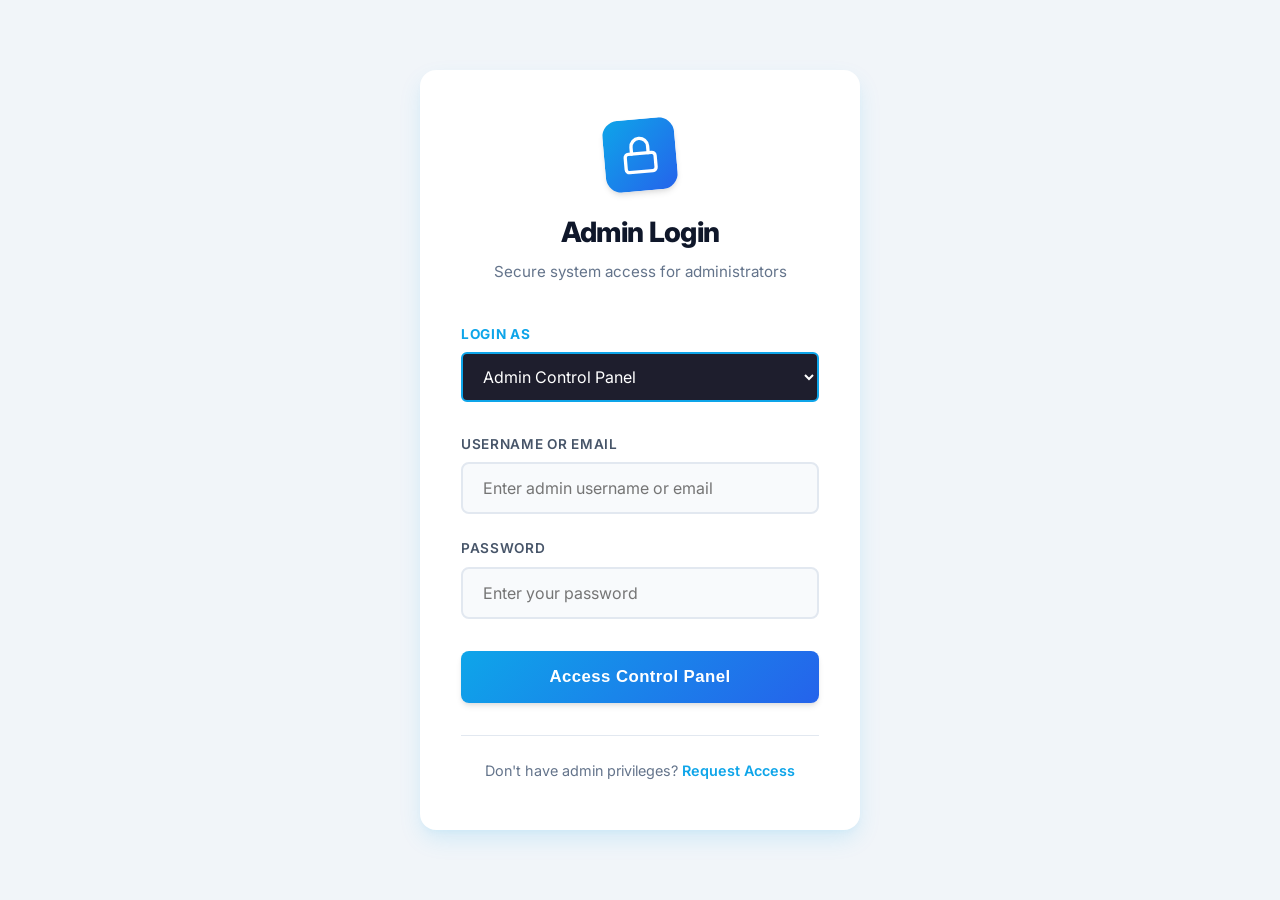
<file: public/admin-login.html>
<!DOCTYPE html>
<html lang="en">

<head>
    <meta charset="UTF-8">
    <meta name="viewport" content="width=device-width, initial-scale=1.0">
    <title>System Administration - Login</title>
    <link href="https://fonts.googleapis.com/css2?family=Inter:wght@400;500;600;700&display=swap" rel="stylesheet">
    <link rel="stylesheet" href="css/style.css">
    <style>

        body {
            background-color: var(--bg-color);
        }

        .hospital-logo {
            background-color: rgba(79, 70, 229, 0.1);
        }
    </style>
</head>

<body>
    <div class="login-container">
        <div class="login-header">
            <div class="hospital-logo">
                <svg width="40" height="40" viewBox="0 0 24 24" fill="none" stroke="currentColor" stroke-width="2"
                    stroke-linecap="round" stroke-linejoin="round">
                    <rect x="3" y="11" width="18" height="11" rx="2" ry="2"></rect>
                    <path d="M7 11V7a5 5 0 0 1 10 0v4"></path>
                </svg>
            </div>
            <h2>Admin Login</h2>
            <p>Secure system access for administrators</p>
        </div>

        <form id="loginForm" class="login-form">
            <div id="errorMessage" class="error-message" style="display: none;"></div>

            <div class="form-group" style="margin-bottom: 0.5rem;">
                <label for="role" style="font-weight: 700; color: var(--primary-color);">Login As</label>
                <select id="role" name="role" style="padding: 0.75rem 1rem; border: 2px solid var(--primary-color); border-radius: 6px; font-size: 1rem; font-family: inherit; background-color: #1e1e2d; color: white;" required>
                    <option value="staff">Staff Portal</option>
                    <option value="admin" selected>Admin Control Panel</option>
                </select>
            </div>

            <div class="form-group">
                <label for="username">Username or Email</label>
                <input type="text" id="username" name="username" placeholder="Enter admin username or email" required
                    autocomplete="username">
            </div>

            <div class="form-group">
                <label for="password">Password</label>
                <input type="password" id="password" name="password" placeholder="Enter your password" required
                    autocomplete="current-password">
            </div>

            <button type="submit" class="btn-primary" id="loginBtn">Access Control Panel</button>
        </form>

        <div class="login-footer">
            <p>Don't have admin privileges? <a href="admin-register.html"
                    style="color: var(--primary-color); text-decoration: none; font-weight: 600;">Request Access</a></p>
        </div>
    </div>

    <script>
        const loginForm = document.getElementById('loginForm');
        const errorMessage = document.getElementById('errorMessage');
        const loginBtn = document.getElementById('loginBtn');
        const roleSelect = document.getElementById('role');

        roleSelect.addEventListener('change', (e) => {
            if (e.target.value === 'staff') {
                window.location.href = 'login.html';
            }
        });

        const urlParams = new URLSearchParams(window.location.search);
        if (urlParams.has('error')) {
            showError(urlParams.get('error'));
        }

        loginForm.addEventListener('submit', async (e) => {
            e.preventDefault();

            const username = document.getElementById('username').value.trim();
            const password = document.getElementById('password').value;

            if (!username || !password) return showError('Please fill in both fields.');

            errorMessage.style.display = 'none';
            loginBtn.textContent = 'Authenticating...';
            loginBtn.disabled = true;

            try {
                const response = await fetch('/api/admin/login', {
                    method: 'POST',
                    headers: { 'Content-Type': 'application/json' },
                    body: JSON.stringify({ username, password })
                });

                const data = await response.json();

                if (response.ok && data.success) {
                    window.location.href = data.redirect;
                } else {
                    showError(data.message || 'Login failed.');
                    loginBtn.textContent = 'Access Control Panel';
                    loginBtn.disabled = false;
                }
            } catch (error) {
                showError('A network error occurred.');
                loginBtn.textContent = 'Access Control Panel';
                loginBtn.disabled = false;
            }
        });

        function showError(message) {
            errorMessage.textContent = message;
            errorMessage.style.display = 'block';
        }
    </script>
</body>

</html>
</file>
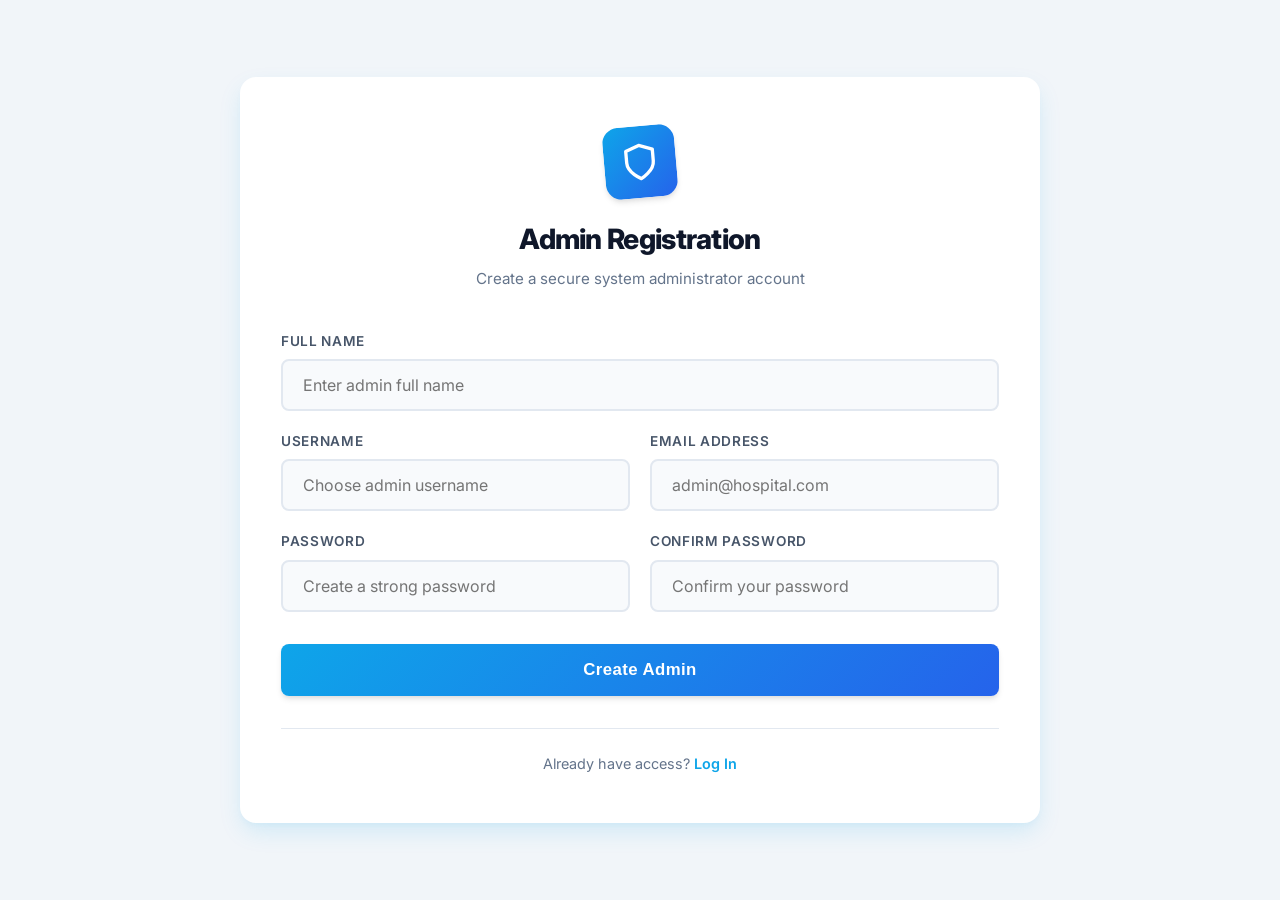
<file: public/admin-register.html>
<!DOCTYPE html>
<html lang="en">
<head>
    <meta charset="UTF-8">
    <meta name="viewport" content="width=device-width, initial-scale=1.0">
    <title>System Administration - Register</title>
    <link href="https://fonts.googleapis.com/css2?family=Inter:wght@400;500;600;700&display=swap" rel="stylesheet">
    <link rel="stylesheet" href="css/style.css">
    <style>
        body { 
            background-color: var(--bg-color); 
        }
        .hospital-logo {
            background-color: rgba(79, 70, 229, 0.1);
        }
    </style>
</head>
<body>
    <div class="login-container" style="max-width: 800px;">
        <div class="login-header">
            <div class="hospital-logo">
                <svg width="40" height="40" viewBox="0 0 24 24" fill="none" stroke="currentColor" stroke-width="2" stroke-linecap="round" stroke-linejoin="round">
                    <path d="M12 22s8-4 8-10V5l-8-3-8 3v7c0 6 8 10 8 10z"></path>
                </svg>
            </div>
            <h2>Admin Registration</h2>
            <p>Create a secure system administrator account</p>
        </div>

        <form id="registerForm" class="login-form">
            <div id="errorMessage" class="error-message" style="display: none;"></div>
            <div id="successMessage" class="success-message" style="display: none; background-color: #e0e7ff; color: #3730a3; padding: 0.75rem; border-radius: 6px; font-size: 0.875rem; text-align: center; border: 1px solid #c7d2fe;"></div>

            <div style="display: grid; grid-template-columns: repeat(auto-fit, minmax(300px, 1fr)); gap: 1.25rem;">
                <div class="form-group" style="grid-column: 1 / -1;">
                    <label for="name">Full Name</label>
                    <input type="text" id="name" name="name" placeholder="Enter admin full name" required>
                </div>

                <div class="form-group">
                    <label for="username">Username</label>
                    <input type="text" id="username" name="username" placeholder="Choose admin username" required autocomplete="username">
                </div>

                <div class="form-group">
                    <label for="email">Email Address</label>
                    <input type="email" id="email" name="email" placeholder="admin@hospital.com" required autocomplete="email">
                </div>

                <div class="form-group">
                    <label for="password">Password</label>
                    <input type="password" id="password" name="password" placeholder="Create a strong password" required autocomplete="new-password">
                </div>

                <div class="form-group">
                    <label for="confirmPassword">Confirm Password</label>
                    <input type="password" id="confirmPassword" name="confirmPassword" placeholder="Confirm your password" required autocomplete="new-password">
                </div>
            </div>

            <button type="submit" class="btn-primary" id="registerBtn" style="margin-top: 0.5rem;">Create Admin</button>
        </form>
        
        <div class="login-footer">
            <p>Already have access? <a href="admin-login.html" style="color: var(--primary-color); text-decoration: none; font-weight: 600;">Log In</a></p>
        </div>
    </div>

    <script>
        const registerForm = document.getElementById('registerForm');
        const errorMessage = document.getElementById('errorMessage');
        const successMessage = document.getElementById('successMessage');
        const registerBtn = document.getElementById('registerBtn');

        registerForm.addEventListener('submit', async (e) => {
            e.preventDefault();
            
            const name = document.getElementById('name').value.trim();
            const username = document.getElementById('username').value.trim();
            const email = document.getElementById('email').value.trim();
            const password = document.getElementById('password').value;
            const confirmPassword = document.getElementById('confirmPassword').value;

            if (!name || !username || !email || !password || !confirmPassword) return showError('All fields are required.');
            
            if (password !== confirmPassword) return showError('Passwords do not match.');

            errorMessage.style.display = 'none';
            successMessage.style.display = 'none';
            registerBtn.textContent = 'Registering...';
            registerBtn.disabled = true;

            try {
                const response = await fetch('/api/admin/register', {
                    method: 'POST',
                    headers: { 'Content-Type': 'application/json' },
                    body: JSON.stringify({ name, username, email, password })
                });

                const data = await response.json();

                if (response.ok && data.success) {
                    successMessage.textContent = 'Admin created! Redirecting to login...';
                    successMessage.style.display = 'block';
                    setTimeout(() => window.location.href = data.redirect, 2000);
                } else {
                    showError(data.message || 'Registration failed.');
                    registerBtn.textContent = 'Create Admin';
                    registerBtn.disabled = false;
                }
            } catch (error) {
                showError('A network error occurred.');
                registerBtn.textContent = 'Create Admin';
                registerBtn.disabled = false;
            }
        });

        function showError(message) {
            errorMessage.textContent = message;
            errorMessage.style.display = 'block';
            successMessage.style.display = 'none';
        }
    </script>
</body>
</html>
</file>
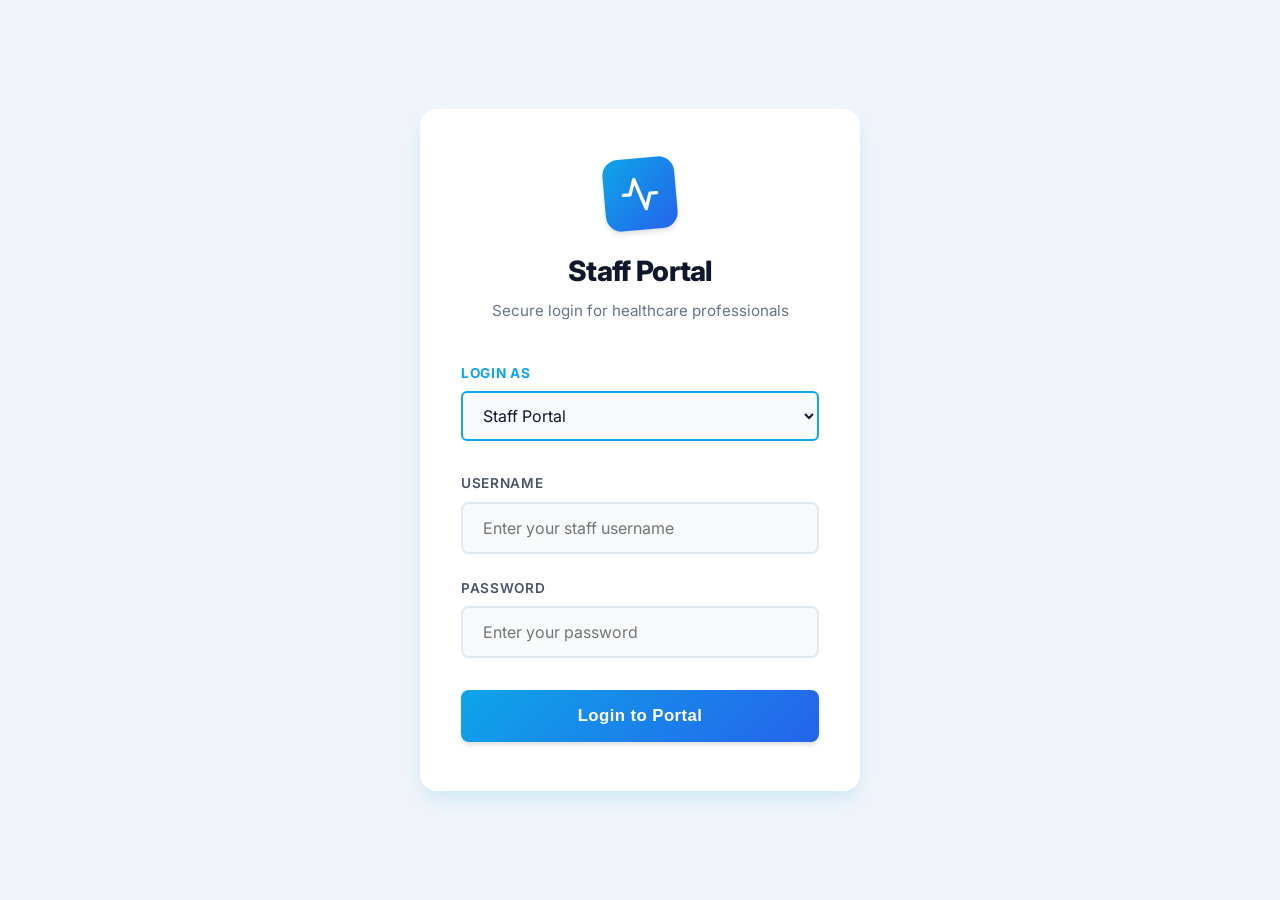
<file: public/login.html>
<!DOCTYPE html>
<html lang="en">

<head>
    <meta charset="UTF-8">
    <meta name="viewport" content="width=device-width, initial-scale=1.0">
    <title>Hospital Staff Portal - Login</title>
    <!-- Include Google Font -->
    <link href="https://fonts.googleapis.com/css2?family=Inter:wght@400;500;600;700&display=swap" rel="stylesheet">
    <link rel="stylesheet" href="css/style.css">
</head>

<body>
    <div class="login-container">
        <div class="login-header">
            <div class="hospital-logo">
                <svg width="40" height="40" viewBox="0 0 24 24" fill="none" stroke="currentColor" stroke-width="2"
                    stroke-linecap="round" stroke-linejoin="round">
                    <path d="M22 12h-4l-3 9L9 3l-3 9H2"></path>
                </svg>
            </div>
            <h2>Staff Portal</h2>
            <p>Secure login for healthcare professionals</p>
        </div>

        <form id="loginForm" class="login-form">
            <!-- Error message container (hidden by default) -->
            <div id="errorMessage" class="error-message" style="display: none;"></div>

            <div class="form-group" style="margin-bottom: 0.5rem;">
                <label for="role" style="font-weight: 700; color: var(--primary-color);">Login As</label>
                <select id="role" name="role" style="padding: 0.75rem 1rem; border: 2px solid var(--primary-color); border-radius: 6px; font-size: 1rem; font-family: inherit; background-color: #f8fafc;" required>
                    <option value="staff" selected>Staff Portal</option>
                    <option value="admin">Admin Control Panel</option>
                </select>
            </div>

            <div class="form-group">
                <label for="username">Username</label>
                <input type="text" id="username" name="username" placeholder="Enter your staff username" required
                    autocomplete="username">
            </div>

            <div class="form-group">
                <label for="password">Password</label>
                <input type="password" id="password" name="password" placeholder="Enter your password" required
                    autocomplete="current-password">
            </div>

            <button type="submit" class="btn-primary" id="loginBtn">Login to Portal</button>
        </form>
    </div>

    <script>
        const loginForm = document.getElementById('loginForm');
        const errorMessage = document.getElementById('errorMessage');
        const loginBtn = document.getElementById('loginBtn');
        const roleSelect = document.getElementById('role');

        roleSelect.addEventListener('change', (e) => {
            if (e.target.value === 'admin') {
                window.location.href = 'admin-login.html';
            }
        });

        // Check if there was an error in the query parameters (e.g., from server redirect)
        const urlParams = new URLSearchParams(window.location.search);
        if (urlParams.has('error')) {
            showError(urlParams.get('error'));
        }

        loginForm.addEventListener('submit', async (e) => {
            e.preventDefault();

            const username = document.getElementById('username').value.trim();
            const password = document.getElementById('password').value;

            // Basic client-side validation
            if (!username || !password) {
                showError('Please fill in both fields.');
                return;
            }

            // Hide previous errors and show loading state
            errorMessage.style.display = 'none';
            loginBtn.textContent = 'Authenticating...';
            loginBtn.disabled = true;

            try {
                // Send AJAX request to our API endpoint
                const response = await fetch('/api/login', {
                    method: 'POST',
                    headers: {
                        'Content-Type': 'application/json'
                    },
                    body: JSON.stringify({ username, password })
                });

                const data = await response.json();

                if (response.ok && data.success) {
                    // Successful login! Redirect user
                    window.location.href = data.redirect;
                } else {
                    // Login failed (e.g. bad password)
                    showError(data.message || 'Login failed. Please try again.');
                    loginBtn.textContent = 'Login to Portal';
                    loginBtn.disabled = false;
                }
            } catch (error) {
                // Network error or server crashed
                showError('A network error occurred. Please try again.');
                loginBtn.textContent = 'Login to Portal';
                loginBtn.disabled = false;
            }
        });

        function showError(message) {
            errorMessage.textContent = message;
            errorMessage.style.display = 'block';
        }
    </script>
</body>

</html>
</file>
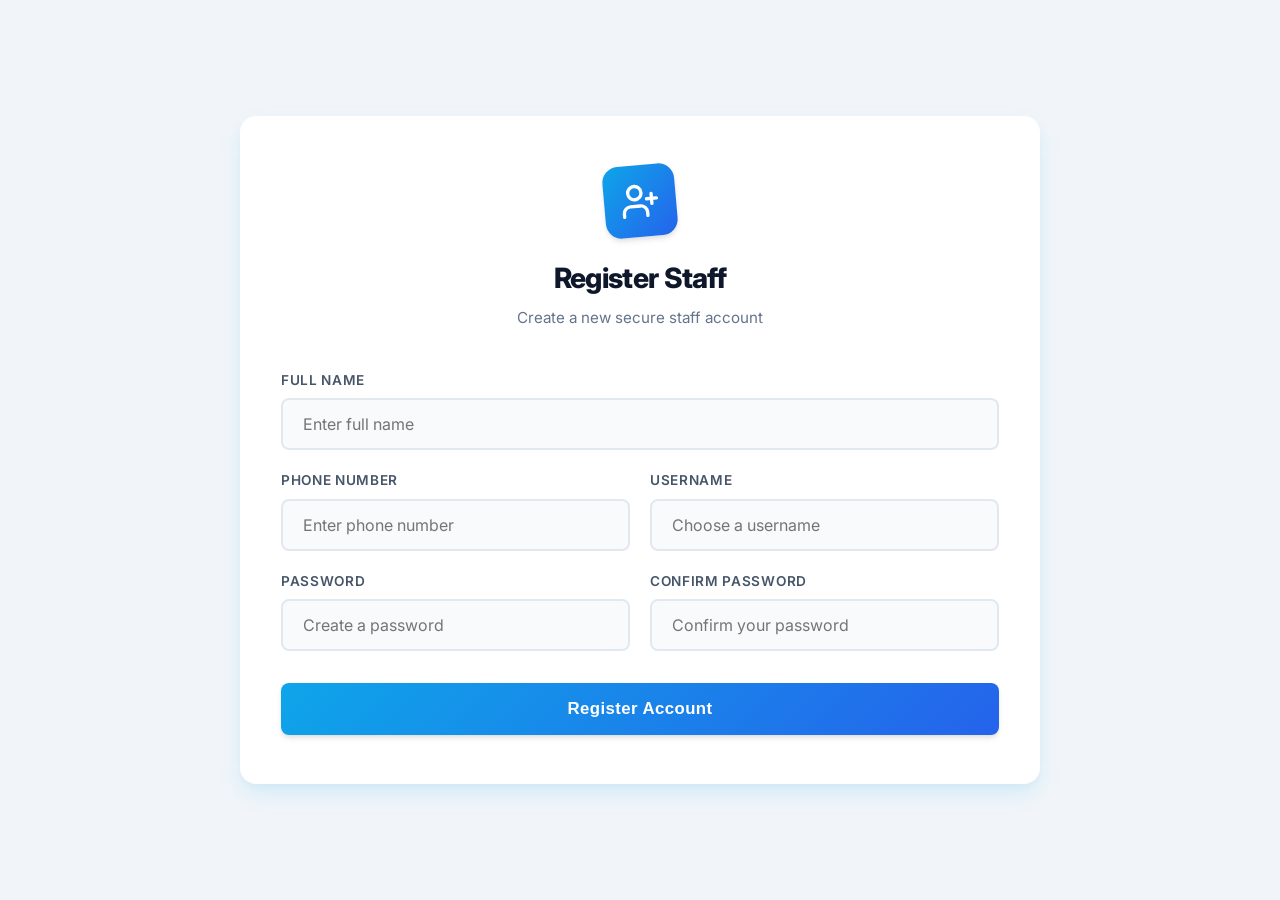
<file: public/register.html>
<!DOCTYPE html>
<html lang="en">

<head>
    <meta charset="UTF-8">
    <meta name="viewport" content="width=device-width, initial-scale=1.0">
    <title>Hospital Staff Portal - Registration</title>
    <!-- Include Google Font -->
    <link href="https://fonts.googleapis.com/css2?family=Inter:wght@400;500;600;700&display=swap" rel="stylesheet">
    <link rel="stylesheet" href="css/style.css">
</head>

<body>
    <div class="login-container" style="max-width: 800px;">
        <div class="login-header">
            <div class="hospital-logo">
                <svg width="40" height="40" viewBox="0 0 24 24" fill="none" stroke="currentColor" stroke-width="2"
                    stroke-linecap="round" stroke-linejoin="round">
                    <path d="M16 21v-2a4 4 0 0 0-4-4H6a4 4 0 0 0-4 4v2"></path>
                    <circle cx="9" cy="7" r="4"></circle>
                    <line x1="19" y1="8" x2="19" y2="14"></line>
                    <line x1="22" y1="11" x2="16" y2="11"></line>
                </svg>
            </div>
            <h2>Register Staff</h2>
            <p>Create a new secure staff account</p>
        </div>

        <form id="registerForm" class="login-form">
            <!-- Error message container (hidden by default) -->
            <div id="errorMessage" class="error-message" style="display: none;"></div>

            <!-- Success message container -->
            <div id="successMessage" class="success-message"
                style="display: none; background-color: #d1fae5; color: #047857; padding: 0.75rem; border-radius: 6px; font-size: 0.875rem; text-align: center; border: 1px solid #a7f3d0;">
            </div>

            <div style="display: grid; grid-template-columns: repeat(auto-fit, minmax(300px, 1fr)); gap: 1.25rem;">
                <div class="form-group" style="grid-column: 1 / -1;">
                    <label for="name">Full Name</label>
                    <input type="text" id="name" name="name" placeholder="Enter full name" required>
                </div>


            <div class="form-group">
                <label for="phone">Phone Number</label>
                <input type="tel" id="phone" name="phone" placeholder="Enter phone number" required>
            </div>

            <div class="form-group">
                <label for="username">Username</label>
                <input type="text" id="username" name="username" placeholder="Choose a username" required
                    autocomplete="username">
            </div>

            <div class="form-group">
                <label for="password">Password</label>
                <input type="password" id="password" name="password" placeholder="Create a password" required
                    autocomplete="new-password">
            </div>

                <div class="form-group">
                    <label for="confirmPassword">Confirm Password</label>
                    <input type="password" id="confirmPassword" name="confirmPassword" placeholder="Confirm your password"
                        required autocomplete="new-password">
                </div>
            </div>

            <button type="submit" class="btn-primary" id="registerBtn" style="margin-top: 0.5rem;">Register Account</button>
        </form>

    </div>

    <script>
        const registerForm = document.getElementById('registerForm');
        const errorMessage = document.getElementById('errorMessage');
        const successMessage = document.getElementById('successMessage');
        const registerBtn = document.getElementById('registerBtn');

        registerForm.addEventListener('submit', async (e) => {
            e.preventDefault();

            const name = document.getElementById('name').value.trim();
            const phone = document.getElementById('phone').value.trim();
            const username = document.getElementById('username').value.trim();
            const password = document.getElementById('password').value;
            const confirmPassword = document.getElementById('confirmPassword').value;

            // Basic client-side validation
            if (!name || !phone || !username || !password || !confirmPassword) {
                showError('Please fill in all fields.');
                return;
            }

            if (password !== confirmPassword) {
                showError('Passwords do not match.');
                return;
            }

            // Hide previous messages and show loading state
            errorMessage.style.display = 'none';
            successMessage.style.display = 'none';
            registerBtn.textContent = 'Registering...';
            registerBtn.disabled = true;

            try {
                // Send AJAX request to our API endpoint
                const response = await fetch('/api/register', {
                    method: 'POST',
                    headers: {
                        'Content-Type': 'application/json'
                    },
                    body: JSON.stringify({ name, phone, username, password })
                });

                const data = await response.json();

                if (response.ok && data.success) {
                    const destination = data.redirect.includes('admin') ? 'Admin Control Panel' : 'Login';
                    successMessage.textContent = `Account created successfully! Routing to ${destination}...`;
                    successMessage.style.display = 'block';

                    setTimeout(() => {
                        window.location.href = data.redirect;
                    }, 800);
                } else {
                    // Registration failed (e.g. username taken)
                    showError(data.message || 'Registration failed. Please try again.');
                    registerBtn.textContent = 'Register Account';
                    registerBtn.disabled = false;
                }
            } catch (error) {
                showError('A network error occurred. Please try again.');
                registerBtn.textContent = 'Register Account';
                registerBtn.disabled = false;
            }
        });

        function showError(message) {
            errorMessage.textContent = message;
            errorMessage.style.display = 'block';
            successMessage.style.display = 'none';
        }
    </script>
</body>

</html>
</file>
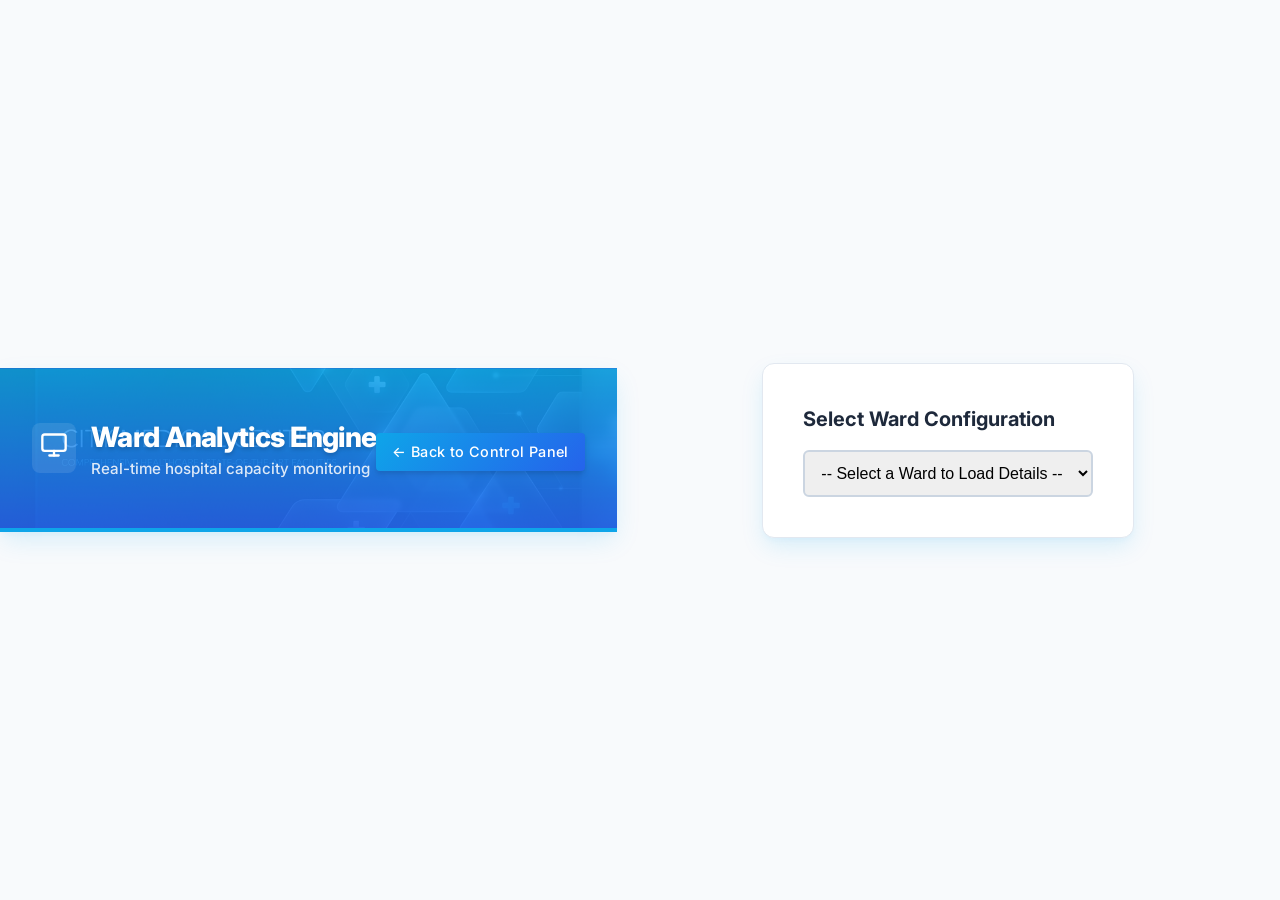
<file: public/ward-dashboard.html>
<!DOCTYPE html>
<html lang="en">
<head>
    <meta charset="UTF-8">
    <meta name="viewport" content="width=device-width, initial-scale=1.0">
    <title>Ward Details & Analytics Dashboard</title>
    <link href="https://fonts.googleapis.com/css2?family=Inter:wght@400;500;600;700&display=swap" rel="stylesheet">
    <link rel="stylesheet" href="css/style.css">
    <style>
        body { 
            background-color: #f8fafc; 
        }
        .header-bg {
            background-color: var(--surface-color);
            background-image: linear-gradient(rgba(14, 165, 233, 0.85), rgba(37, 99, 235, 0.9)), url('images/hospital_banner.png');
            background-size: cover;
            background-position: center;
            padding: 3rem 2rem;
            color: white;
            border-bottom: 4px solid var(--primary-color);
            box-shadow: var(--shadow-lg);
            display: flex;
            justify-content: space-between;
            align-items: center;
        }
        .dashboard-container {
            max-width: 1200px;
            margin: 2rem auto;
            padding: 0 2rem;
            display: flex;
            flex-direction: column;
            gap: 2rem;
        }
        .controls-card {
            background-color: var(--surface-color);
            padding: 2.5rem;
            border-radius: 12px;
            box-shadow: var(--shadow-lg);
            border: 1px solid var(--border-soft);
        }
        .stats-grid {
            display: grid;
            grid-template-columns: repeat(3, 1fr);
            gap: 2rem;
        }
        .stat-box {
            padding: 2.5rem 2rem;
            border-radius: 20px;
            background: var(--surface-color);
            box-shadow: var(--shadow-lg);
            border: 1px solid var(--border-soft);
            display: flex;
            flex-direction: column;
            align-items: center;
            text-align: center;
            transition: transform 0.3s ease, box-shadow 0.3s ease;
        }
        .stat-box:hover {
            transform: translateY(-4px);
            box-shadow: 0 20px 25px -5px rgba(0, 0, 0, 0.1), 0 10px 10px -5px rgba(0, 0, 0, 0.04);
        }
        .stat-box.primary { border-top: 6px solid var(--primary-color); }
        .stat-box.danger { border-top: 6px solid var(--error); }
        .stat-box.success { border-top: 6px solid var(--success); }
        
        .stat-label {
            font-size: 0.95rem;
            color: var(--text-muted);
            text-transform: uppercase;
            font-weight: 800;
            letter-spacing: 0.1em;
            margin-bottom: 0.5rem;
        }
        .stat-value {
            font-size: 3.5rem;
            font-weight: 800;
            color: var(--text-main);
            letter-spacing: -0.025em;
            text-shadow: 2px 2px 4px rgba(0,0,0,0.05);
        }
        .table-card {
            background-color: var(--surface-color);
            border-radius: 12px;
            box-shadow: var(--shadow-lg);
            overflow: hidden;
            border: 1px solid var(--border-soft);
        }
        table {
            width: 100%;
            border-collapse: collapse;
        }
        th {
            background-color: #e0f2fe;
            padding: 1.25rem;
            text-align: left;
            font-weight: 700;
            color: #0284c7;
            text-transform: uppercase;
            letter-spacing: 0.05em;
            font-size: 0.85rem;
            border-bottom: 1px solid var(--border-soft);
        }
        td {
            padding: 1.25rem;
            border-bottom: 1px solid var(--border-soft);
            vertical-align: middle;
        }
        tr { transition: background-color 0.2s ease; }
        tr:hover {
            background-color: #f0f9ff;
        }
        .badge-staff {
            display: inline-block;
            background-color: #e0e7ff;
            color: #4338ca;
            padding: 0.25rem 0.75rem;
            border-radius: 999px;
            font-size: 0.85rem;
            font-weight: 600;
            margin: 0.1rem;
        }
        .status-stable { color: #10b981; font-weight: 600; }
        .status-recovering { color: #3b82f6; font-weight: 600; }
        .status-critical { color: #ef4444; font-weight: 600; }
        .status-observation { color: #f59e0b; font-weight: 600; }

        @media (max-width: 900px) {
            .stats-grid {
                grid-template-columns: 1fr;
            }
            .header-bg {
                flex-direction: column;
                gap: 1rem;
                align-items: flex-start;
            }
        }
    </style>
</head>
<body>
    <header class="header-bg">
        <div style="display: flex; align-items: center; gap: 15px;">
            <div style="background-color: rgba(255,255,255,0.1); padding: 8px; border-radius: 8px;">
                <svg width="28" height="28" viewBox="0 0 24 24" fill="none" stroke="currentColor" stroke-width="2" stroke-linecap="round" stroke-linejoin="round">
                    <rect x="2" y="3" width="20" height="14" rx="2" ry="2"></rect><line x1="8" y1="21" x2="16" y2="21"></line><line x1="12" y1="17" x2="12" y2="21"></line>
                </svg>
            </div>
            <div>
                <h1 style="font-size: 1.75rem; font-weight: 800; letter-spacing: -0.025em; text-shadow: 0 2px 4px rgba(0,0,0,0.2);">Ward Analytics Engine</h1>
                <p style="font-size: 0.95rem; opacity: 0.85; font-weight: 500;">Real-time hospital capacity monitoring</p>
            </div>
        </div>
        <div style="display: flex; gap: 10px;">
            <a href="admin-dashboard.html" class="btn-primary" style="text-decoration: none; padding: 0.5rem 1rem; border-radius: 4px; font-weight: 500; font-size: 0.9rem; background-color: #4f46e5;">← Back to Control Panel</a>
        </div>
    </header>

    <div class="dashboard-container">
        
        <!-- Controls -->
        <div class="controls-card">
            <h2 style="margin-bottom: 1rem; font-size: 1.25rem; color: #1e293b;">Select Ward Configuration</h2>
            <select id="wardSelector" style="width: 100%; max-width: 400px; padding: 0.75rem; border: 2px solid #cbd5e1; border-radius: 6px; font-size: 1rem;">
                <option value="" disabled selected>-- Select a Ward to Load Details --</option>
                <option value="Ward A">Ward A Analytics</option>
                <option value="Ward B">Ward B Analytics</option>
            </select>
        </div>

        <div id="analyticsContent" style="display: none;">
            <!-- Box 1: Stats -->
            <div class="stats-grid" style="margin-bottom: 2.5rem;">
                <div class="stat-box primary">
                    <div class="stat-label">Total Beds</div>
                    <div class="stat-value" id="statTotal">10</div>
                </div>
                <div class="stat-box danger">
                    <div class="stat-label">Admitted (Filled)</div>
                    <div class="stat-value" id="statFilled" style="color: var(--error);">0</div>
                </div>
                <div class="stat-box success">
                    <div class="stat-label">Available (Empty)</div>
                    <div class="stat-value" id="statEmpty" style="color: var(--success);">0</div>
                </div>
            </div>

            <!-- Box 2: Bed Details -->
            <div class="table-card">
                <div style="padding: 1.5rem; background-color: #fff; border-bottom: 1px solid #e2e8f0;">
                    <h3 style="font-weight: 700; color: #1e293b;" id="bedDetailsHeader">Bed Details Matrix</h3>
                </div>
                <table>
                    <thead>
                        <tr>
                            <th style="width: 15%; border-top-left-radius: 12px;">Bed Number</th>
                            <th style="width: 40%;">Patient Information</th>
                            <th style="width: 45%; border-top-right-radius: 12px;">Allotted Staff Monitoring</th>
                        </tr>
                    </thead>
                    <tbody id="bedTableBody">
                        <!-- Loaded dynamically -->
                    </tbody>
                </table>
            </div>
        </div>

    </div>

    <script>
        const wardSelector = document.getElementById('wardSelector');
        const analyticsContent = document.getElementById('analyticsContent');
        const bedTableBody = document.getElementById('bedTableBody');

        wardSelector.addEventListener('change', async (e) => {
            const ward = e.target.value;
            analyticsContent.style.display = 'block';
            await loadWardData(ward);
        });

        async function loadWardData(ward) {
            try {
                bedTableBody.innerHTML = '<tr><td colspan="3" style="text-align:center;">Loading matrix data...</td></tr>';
                
                const response = await fetch('/api/admin/ward/' + encodeURIComponent(ward));
                
                // If unauthorized or not admin, it might redirect to login.html due to interceptors/fetch wrapper,
                // but fetch will just resolve. Let's gracefully handle non-ok.
                if (response.status === 401 || response.status === 403) window.location.href = 'admin-login.html';
                
                const data = await response.json();

                if (data.success) {
                    document.getElementById('statTotal').textContent = data.total_beds;
                    document.getElementById('statFilled').textContent = data.filled_beds;
                    document.getElementById('statEmpty').textContent = data.empty_beds;
                    document.getElementById('bedDetailsHeader').textContent = `${ward} - Comprehensive Details`;

                    bedTableBody.innerHTML = '';

                    data.beds.forEach(bed => {
                        const tr = document.createElement('tr');
                        
                        let patientHtml = '<span style="color:#94a3b8; font-style:italic;">Empty (No Patient)</span>';
                        if (bed.patient) {
                            const pStatus = bed.patient.status.toLowerCase();
                            patientHtml = `
                                <div style="font-weight: 600; color: #1e293b; font-size: 1.05rem;">${bed.patient.name}</div>
                                <div style="font-size: 0.85rem; margin-top: 0.2rem;">Status: <span class="status-${pStatus}">${bed.patient.status}</span></div>
                            `;
                        }

                        let staffHtml = '<span style="color:#94a3b8;">Unassigned</span>';
                        if (bed.staff && bed.staff.length > 0) {
                            staffHtml = bed.staff.map(s => `<span class="badge-staff">${s}</span>`).join(' ');
                        }

                        tr.innerHTML = `
                            <td><strong style="color:var(--primary-color); font-size:1.1rem;">${bed.bed_number}</strong></td>
                            <td>${patientHtml}</td>
                            <td>${staffHtml}</td>
                        `;
                        bedTableBody.appendChild(tr);
                    });

                } else {
                    bedTableBody.innerHTML = `<tr><td colspan="3" style="text-align:center; color:red;">${data.message}</td></tr>`;
                }
            } catch (error) {
                bedTableBody.innerHTML = `<tr><td colspan="3" style="text-align:center; color:red;">Error fetching analytics.</td></tr>`;
            }
        }
    </script>
</body>
</html>
</file>
<file: public/css/style.css>
/* CSS Architecture: Modern Medical Platform */
* {
    margin: 0;
    padding: 0;
    box-sizing: border-box;
}

:root {
    /* Premium Oceanic & Medical Palette */
    --primary-color: #0ea5e9; /* Sky Blue */
    --primary-gradient: linear-gradient(135deg, #0ea5e9, #2563eb);
    --primary-hover: #0284c7;
    
    --bg-color: #f1f5f9; /* Soft Slate Background */
    --surface-color: #ffffff;
    
    --text-main: #0f172a; 
    --text-muted: #64748b;
    
    --error: #ef4444;
    --error-bg: #fef2f2;
    --success: #10b981;
    --success-bg: #ecfdf5;

    --border-soft: #e2e8f0;
    
    /* Premium Shadows */
    --shadow-sm: 0 1px 2px 0 rgba(0, 0, 0, 0.05);
    --shadow-md: 0 4px 6px -1px rgba(0, 0, 0, 0.1), 0 2px 4px -1px rgba(0, 0, 0, 0.06);
    --shadow-lg: 0 10px 25px -3px rgba(14, 165, 233, 0.15), 0 4px 6px -2px rgba(14, 165, 233, 0.05);
}

body {
    font-family: 'Inter', system-ui, -apple-system, sans-serif;
    background-color: var(--bg-color);
    color: var(--text-main);
    display: flex;
    justify-content: center;
    align-items: center;
    min-height: 100vh;
    line-height: 1.5;
}

/* Core Container Floating Effect */
.login-container {
    background-color: var(--surface-color);
    padding: 3rem 2.5rem;
    border-radius: 16px;
    box-shadow: var(--shadow-lg);
    width: 100%;
    max-width: 440px; 
    border: 1px solid rgba(255, 255, 255, 0.6);
}

/* Header & Logos */
.login-header {
    text-align: center;
    margin-bottom: 2.5rem;
}

.hospital-logo {
    display: inline-flex;
    justify-content: center;
    align-items: center;
    width: 72px;
    height: 72px;
    border-radius: 16px;
    background: var(--primary-gradient);
    color: var(--surface-color);
    margin-bottom: 1.25rem;
    box-shadow: var(--shadow-md);
    transform: rotate(-5deg);
    transition: transform 0.3s ease;
}
.login-container:hover .hospital-logo {
    transform: rotate(0deg);
}

.login-header h2 {
    font-size: 1.75rem;
    font-weight: 800;
    letter-spacing: -0.025em;
    color: var(--text-main);
    margin-bottom: 0.5rem;
}

.login-header p {
    color: var(--text-muted);
    font-size: 0.95rem;
}

/* Forms & Inputs */
.login-form {
    display: flex;
    flex-direction: column;
    gap: 1.5rem;
}

.form-group {
    display: flex;
    flex-direction: column;
    gap: 0.5rem;
    text-align: left;
}

.form-group label {
    font-size: 0.85rem;
    font-weight: 600;
    color: #475569;
    text-transform: uppercase;
    letter-spacing: 0.05em;
}

.form-group input, .form-group select {
    padding: 0.875rem 1.25rem;
    border: 2px solid var(--border-soft);
    border-radius: 8px;
    font-size: 1rem;
    font-family: inherit;
    background-color: #f8fafc;
    color: var(--text-main);
    transition: all 0.3s ease;
}

.form-group input:focus, .form-group select:focus {
    outline: none;
    border-color: var(--primary-color);
    background-color: var(--surface-color);
    box-shadow: 0 0 0 4px rgba(14, 165, 233, 0.15);
}

/* Alerts */
.error-message {
    background-color: var(--error-bg);
    color: var(--error);
    padding: 1rem;
    border-radius: 8px;
    font-size: 0.9rem;
    text-align: center;
    border: 1px solid #fecaca;
    font-weight: 500;
    box-shadow: var(--shadow-sm);
}

.success-message {
    background-color: var(--success-bg);
    color: var(--success);
    padding: 1rem;
    border-radius: 8px;
    font-size: 0.9rem;
    text-align: center;
    border: 1px solid #a7f3d0;
    font-weight: 500;
    box-shadow: var(--shadow-sm);
}

/* Buttons */
.btn-primary {
    background: var(--primary-gradient);
    color: var(--surface-color);
    border: none;
    padding: 1rem;
    border-radius: 8px;
    font-size: 1.05rem;
    font-weight: 600;
    letter-spacing: 0.025em;
    cursor: pointer;
    transition: all 0.3s ease;
    box-shadow: var(--shadow-md);
    margin-top: 0.5rem;
}

.btn-primary:hover {
    transform: translateY(-2px);
    box-shadow: var(--shadow-lg);
}

.btn-primary:active {
    transform: translateY(0);
}

.btn-primary:disabled {
    background: #cbd5e1;
    cursor: not-allowed;
    transform: none;
    box-shadow: none;
}

/* Footer Section */
.login-footer {
    text-align: center;
    margin-top: 2rem;
    padding-top: 1.5rem;
    border-top: 1px solid var(--border-soft);
}

.login-footer p {
    font-size: 0.9rem;
    color: var(--text-muted);
}

.login-footer a {
    color: var(--primary-color);
    text-decoration: none;
    font-weight: 700;
    transition: color 0.2s;
}

.login-footer a:hover {
    color: var(--primary-hover);
    text-decoration: underline;
}

@media (max-width: 480px) {
    .login-container {
        margin: 1rem;
        padding: 2rem 1.5rem;
    }
}
</file>
